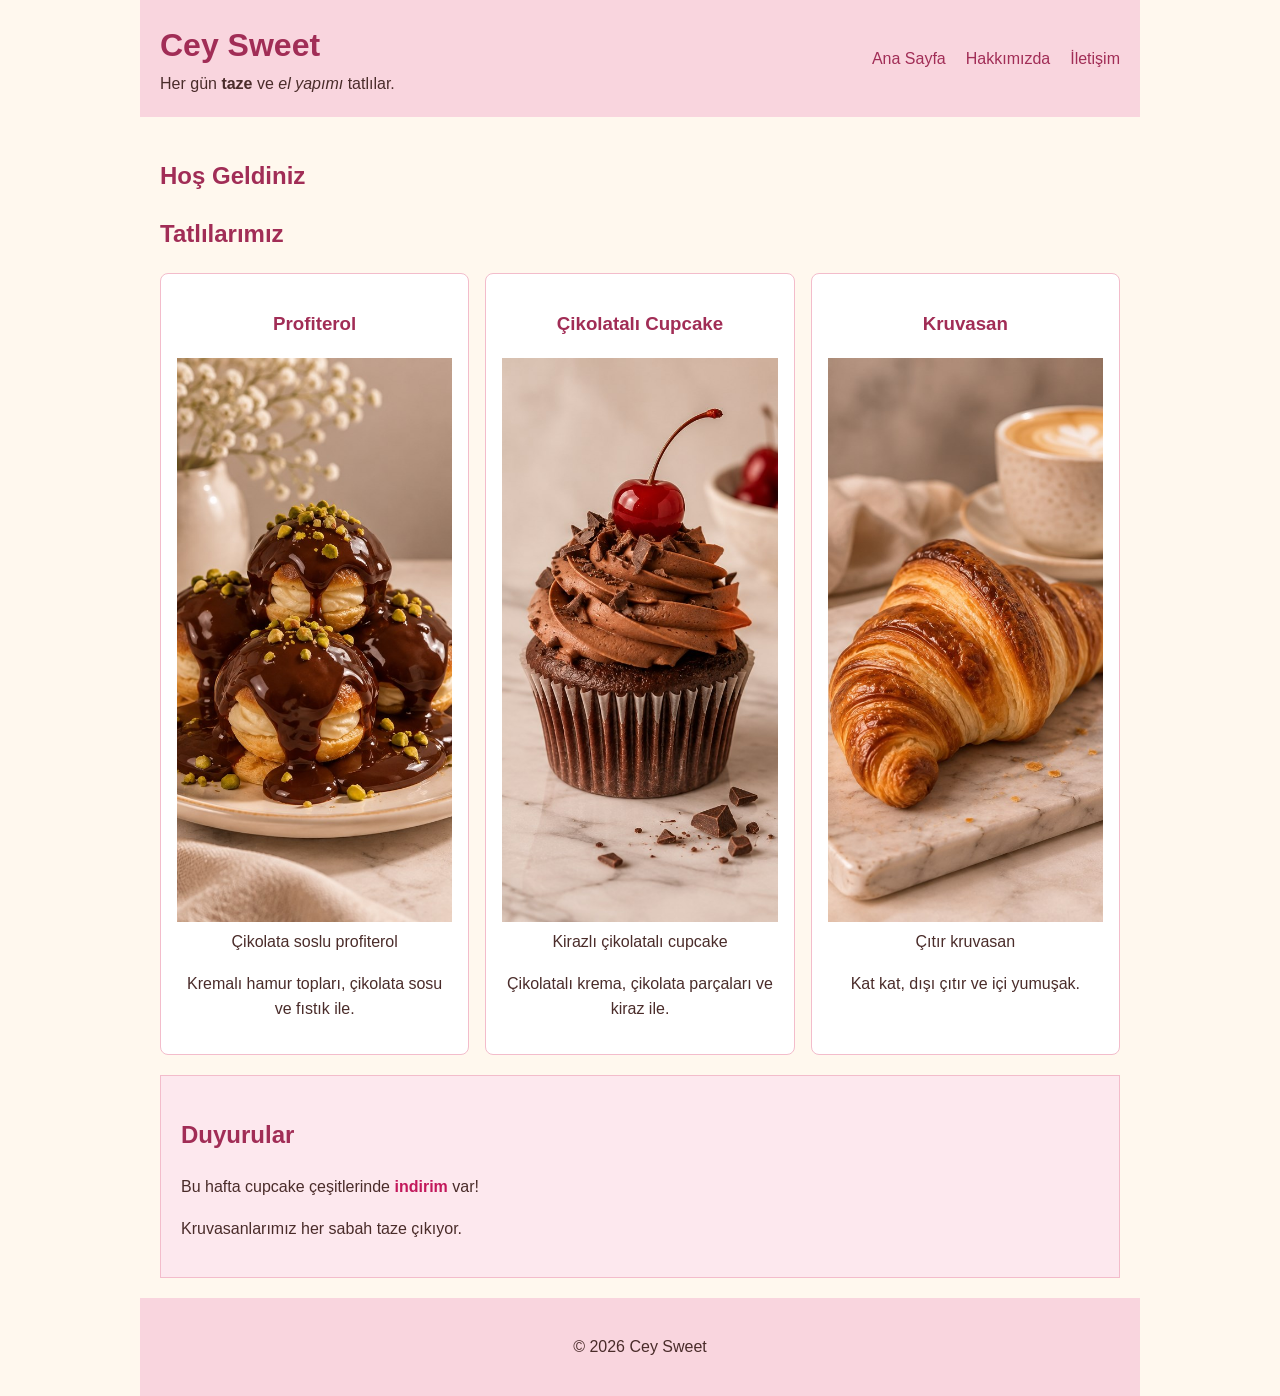
<file: index.html>
<!DOCTYPE html>
<html lang="tr">
<head>
    <meta charset="UTF-8">
    <meta name="viewport" content="width=device-width, initial-scale=1.0">
    <title>Cey Sweet</title>
    <link rel="stylesheet" href="css/style.css">
</head>
<body>
    <header class="container">
        <div class="logo">
            <h1>Cey Sweet</h1>
            <p>Her gün <strong>taze</strong> ve <em>el yapımı</em> tatlılar.</p>
        </div>
        <nav>
            <a href="index.html">Ana Sayfa</a>
            <a href="hakkimda.html">Hakkımızda</a>
            <a href="iletisim.html">İletişim</a>
        </nav>
    </header>

    <main class="container">
        <h2>Hoş Geldiniz</h2>

        <section id="menu">
            <h2>Tatlılarımız</h2>

            <div class="kartlar">
                <article class="kart">
                    <h3>Profiterol</h3>
                    <figure>
                        <img src="images/profiterol.jpg"
                             alt="Çikolata soslu ve fıstıklı profiterol"
                             width="300">
                        <figcaption>Çikolata soslu profiterol</figcaption>
                    </figure>
                    <p>Kremalı hamur topları, çikolata sosu ve fıstık ile.</p>
                </article>

                <article class="kart">
                    <h3>Çikolatalı Cupcake</h3>
                    <figure>
                        <img src="images/cupcake.jpg"
                             alt="Çikolatalı cupcake"
                             width="300">
                        <figcaption>Kirazlı çikolatalı cupcake</figcaption>
                    </figure>
                    <p>Çikolatalı krema, çikolata parçaları ve kiraz ile.</p>
                </article>

                <article class="kart">
                    <h3>Kruvasan</h3>
                    <figure>
                        <img src="images/kruvasan.jpg"
                             alt="Kruvasan"
                             width="300">
                        <figcaption>Çıtır kruvasan</figcaption>
                    </figure>
                    <p>Kat kat, dışı çıtır ve içi yumuşak.</p>
                </article>
            </div>
        </section>

        <aside>
            <h2>Duyurular</h2>
            <p>Bu hafta cupcake çeşitlerinde <span class="vurgu">indirim</span> var!</p>
            <p>Kruvasanlarımız her sabah taze çıkıyor.</p>
        </aside>
    </main>

    <footer class="container">
        <p>© 2026 Cey Sweet</p>
    </footer>
</body>
</html>
</file>
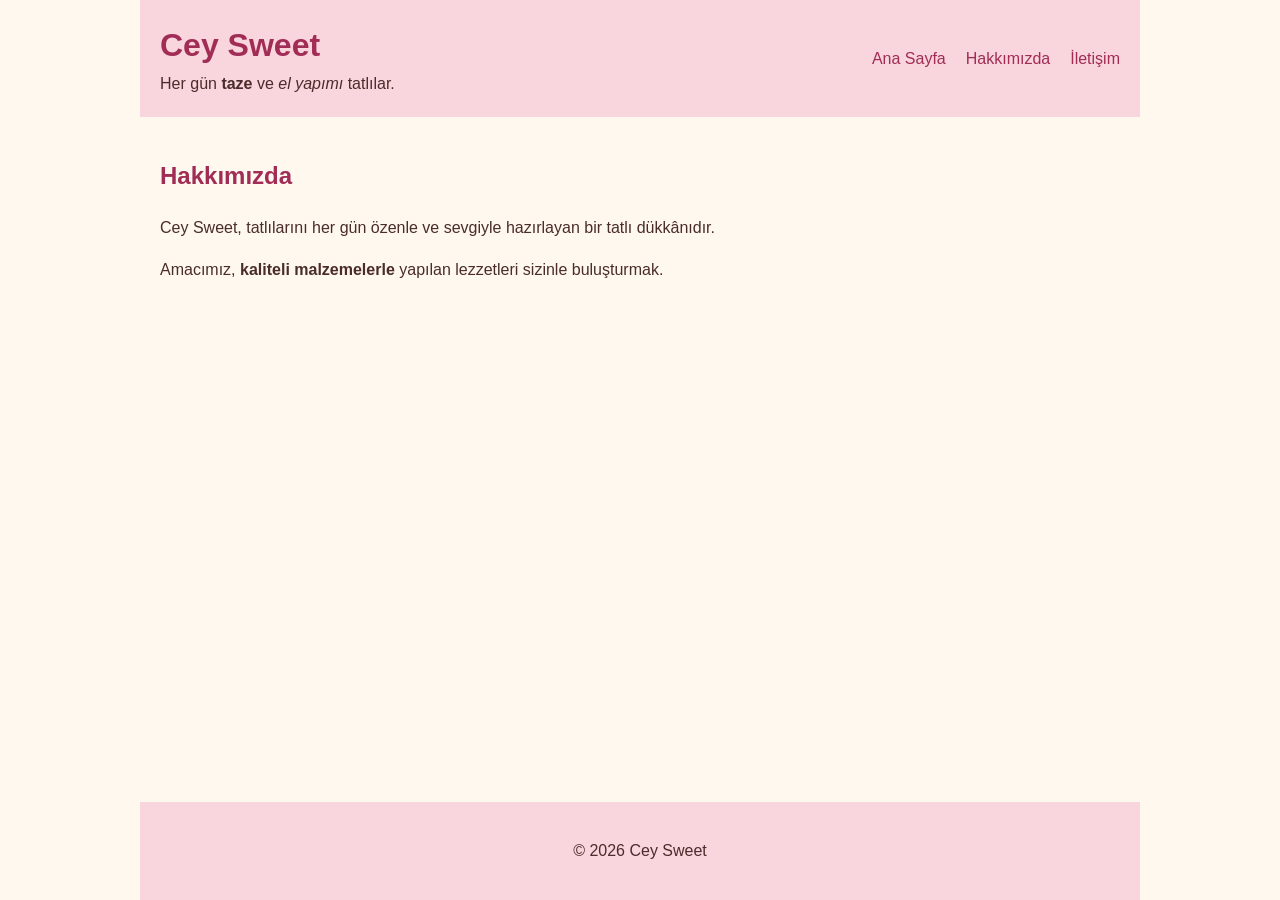
<file: hakkimda.html>
<!DOCTYPE html>
<html lang="tr">
<head>
    <meta charset="UTF-8">
    <meta name="viewport" content="width=device-width, initial-scale=1.0">
    <title>Hakkımızda | Cey Sweet</title>
    <link rel="stylesheet" href="css/style.css">
</head>
<body>
    <header class="container">
        <div class="logo">
            <h1>Cey Sweet</h1>
            <p>Her gün <strong>taze</strong> ve <em>el yapımı</em> tatlılar.</p>
        </div>
        <nav>
            <a href="index.html">Ana Sayfa</a>
            <a href="hakkimda.html">Hakkımızda</a>
            <a href="iletisim.html">İletişim</a>
        </nav>
    </header>

    <main class="container">
        <h2>Hakkımızda</h2>
        <p>Cey Sweet, tatlılarını her gün özenle ve sevgiyle hazırlayan bir tatlı dükkânıdır.</p>
        <p>Amacımız, <strong>kaliteli malzemelerle</strong> yapılan lezzetleri sizinle buluşturmak.</p>
    </main>

    <footer class="container">
        <p>© 2026 Cey Sweet</p>
    </footer>
</body>
</html>
</file>
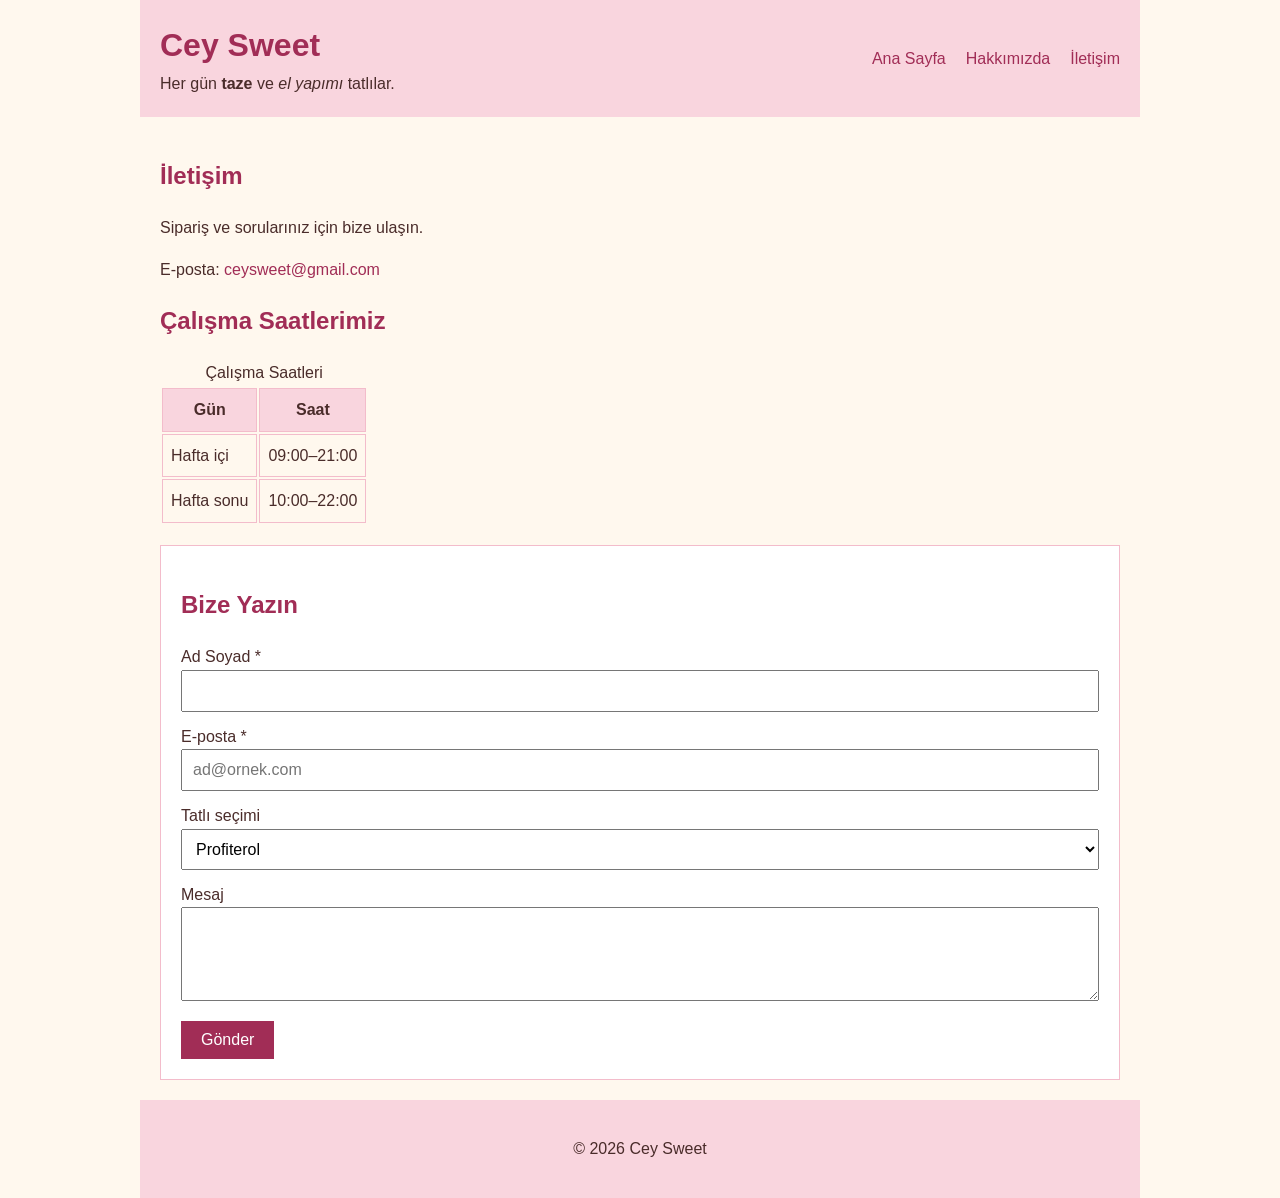
<file: iletisim.html>
<!DOCTYPE html>
<html lang="tr">
<head>
    <meta charset="UTF-8">
    <meta name="viewport" content="width=device-width, initial-scale=1.0">
    <title>İletişim | Cey Sweet</title>
    <link rel="stylesheet" href="css/style.css">
</head>
<body>
    <header class="container">
        <div class="logo">
            <h1>Cey Sweet</h1>
            <p>Her gün <strong>taze</strong> ve <em>el yapımı</em> tatlılar.</p>
        </div>
        <nav>
            <a href="index.html">Ana Sayfa</a>
            <a href="hakkimda.html">Hakkımızda</a>
            <a href="iletisim.html">İletişim</a>
        </nav>
    </header>

    <main class="container">
        <h2>İletişim</h2>
        <p>Sipariş ve sorularınız için bize ulaşın.</p>
        <p>E-posta: <a href="mailto:ceysweet@gmail.com">ceysweet@gmail.com</a></p>

        <section id="saatler">
            <h2>Çalışma Saatlerimiz</h2>
            <table>
                <caption>Çalışma Saatleri</caption>
                <thead>
                    <tr><th>Gün</th><th>Saat</th></tr>
                </thead>
                <tbody>
                    <tr><td>Hafta içi</td><td>09:00–21:00</td></tr>
                    <tr><td>Hafta sonu</td><td>10:00–22:00</td></tr>
                </tbody>
            </table>
        </section>

        <section id="form">
            <h2>Bize Yazın</h2>
            <form>
                <label for="ad">Ad Soyad *</label>
                <input type="text" id="ad" name="ad" required>

                <label for="eposta">E-posta *</label>
                <input type="email" id="eposta" name="eposta"
                       placeholder="ad@ornek.com" required>

                <label for="tatli">Tatlı seçimi</label>
                <select id="tatli" name="tatli">
                    <option value="profiterol">Profiterol</option>
                    <option value="cupcake">Çikolatalı Cupcake</option>
                    <option value="kruvasan">Kruvasan</option>
                </select>

                <label for="mesaj">Mesaj</label>
                <textarea id="mesaj" name="mesaj" rows="4"></textarea>

                <button type="submit">Gönder</button>
            </form>
        </section>
    </main>

    <footer class="container">
        <p>© 2026 Cey Sweet</p>
    </footer>
</body>
</html>
</file>
<file: css/style.css>
/* Tüm öğelerde genişlik hesabı */
* {
    box-sizing: border-box;
}

/* Genel sayfa */
body {
    font-family: Arial, sans-serif;
    font-size: 16px;
    line-height: 1.6;
    color: #4a2c2a;
    background-color: #fff8ee;
    margin: 0;
    display: flex;
    flex-direction: column;
    min-height: 100vh;
}

/* Ortalanmış kapsayıcı */
.container {
    width: 100%;
    max-width: 1000px;
    margin: 0 auto;
    padding: 20px;
}

/* Üst ve alt bölüm */
header, footer {
    background-color: #f9d5de;
    padding: 20px;
    text-align: center;
}

main {
    flex: 1;
    padding: 20px;
}

h1, h2, h3 {
    color: #a12d56;
}

/* Bağlantılar */
a {
    color: #a12d56;
    text-decoration: none;
}

a:hover {
    text-decoration: underline;
}

/* Üst menü: Flexbox */
header {
    display: flex;
    justify-content: space-between;
    align-items: center;
    text-align: left;
}

.logo h1, .logo p {
    margin: 0;
}

nav {
    display: flex;
    gap: 20px;
}

/* Tatlı kartları: Grid */
.kartlar {
    display: grid;
    grid-template-columns: repeat(3, 1fr);
    gap: 16px;
}

.kart {
    background-color: white;
    border: 1px solid #f3bccb;
    border-radius: 8px;
    padding: 16px;
    text-align: center;
}

figure {
    margin: 0;
}

img {
    max-width: 100%;
    height: auto;
}

/* Duyurular */
aside {
    background-color: #fde8ee;
    border: 1px solid #f3bccb;
    padding: 20px;
    margin-top: 20px;
}

.vurgu {
    color: #c2185b;
    font-weight: bold;
}

/* Çalışma saatleri tablosu */
th, td {
    border: 1px solid #f3bccb;
    padding: 8px;
}

th {
    background-color: #f9d5de;
}

/* İletişim formu */
#form {
    background-color: white;
    border: 1px solid #f3bccb;
    padding: 20px;
    margin-top: 20px;
}

input, textarea, select {
    width: 100%;
    max-width: 100%;
    padding: 10px;
    margin-bottom: 12px;
    font-family: Arial, sans-serif;
    font-size: 16px;
}

button {
    background-color: #a12d56;
    color: white;
    border: none;
    padding: 10px 20px;
    font-size: 16px;
}

button:hover {
    background-color: #7d1f41;
}

/* Tablet ve telefon: Media query */
@media (max-width: 768px) {
    header {
        flex-direction: column;
        align-items: flex-start;
    }

    nav {
        flex-wrap: wrap;
        gap: 12px;
    }

    .kartlar {
        grid-template-columns: 1fr;
    }
}
</file>
